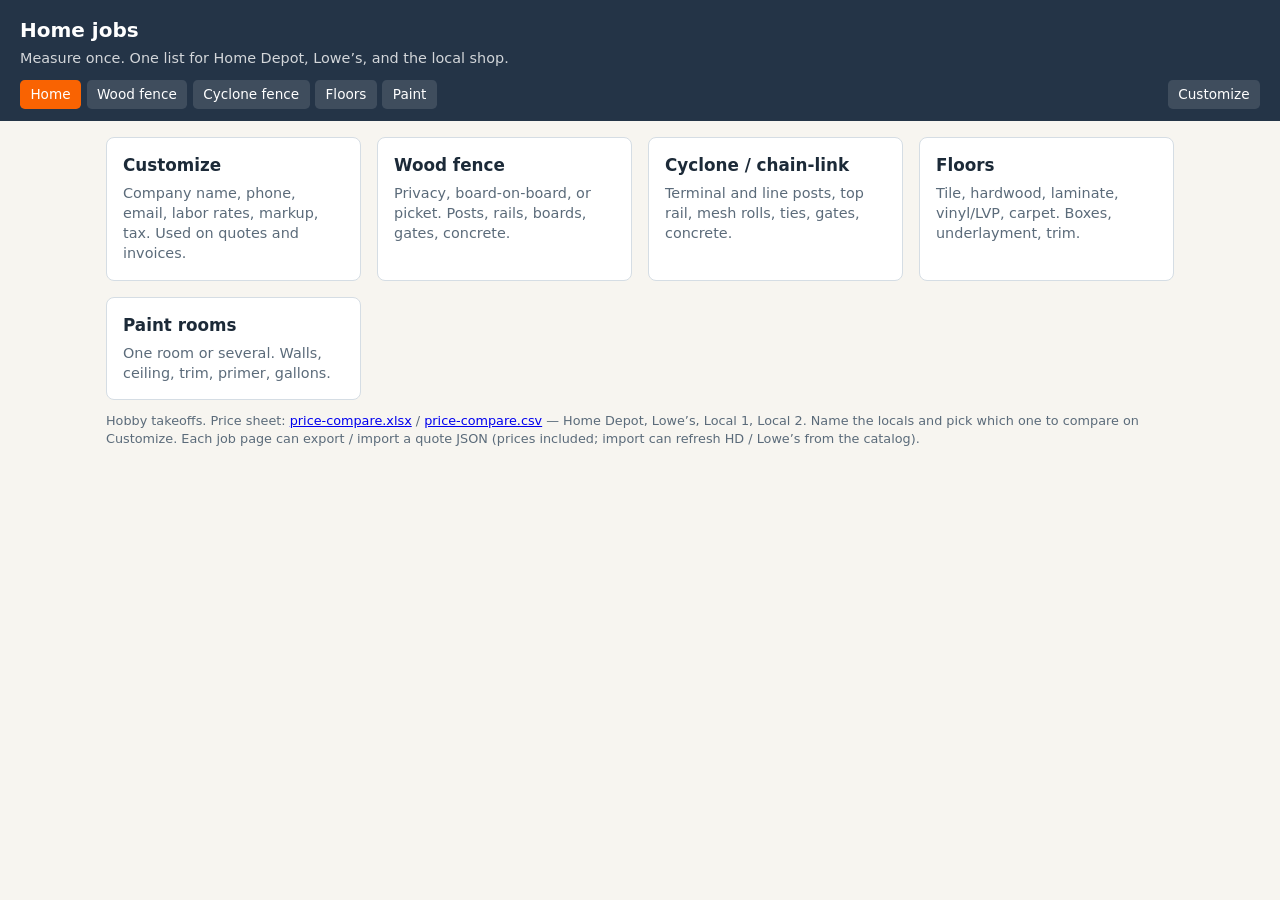
<file: index.html>
<!DOCTYPE html>
<html lang="en">
<head>
  <meta charset="utf-8">
  <meta name="viewport" content="width=device-width, initial-scale=1">
  <title>Home jobs — lists for HD, Lowe’s, local shops</title>
  <link rel="stylesheet" href="styles.css">
</head>
<body>
  <header>
    <h1>Home jobs</h1>
    <p>Measure once. One list for Home Depot, Lowe’s, and the local shop.</p>
    <nav>
      <a class="active" href="index.html">Home</a>
      <a href="fence.html">Wood fence</a>
      <a href="chainlink.html">Cyclone fence</a>
      <a href="flooring.html">Floors</a>
      <a href="paint.html">Paint</a>
      <a class="nav-end" href="shop.html">Customize</a>
    </nav>
  </header>
  <div class="wrap">
    <div class="cards">
      <a class="card" href="shop.html">
        <h2>Customize</h2>
        <p>Company name, phone, email, labor rates, markup, tax. Used on quotes and invoices.</p>
      </a>
      <a class="card" href="fence.html">
        <h2>Wood fence</h2>
        <p>Privacy, board-on-board, or picket. Posts, rails, boards, gates, concrete.</p>
      </a>
      <a class="card" href="chainlink.html">
        <h2>Cyclone / chain-link</h2>
        <p>Terminal and line posts, top rail, mesh rolls, ties, gates, concrete.</p>
      </a>
      <a class="card" href="flooring.html">
        <h2>Floors</h2>
        <p>Tile, hardwood, laminate, vinyl/LVP, carpet. Boxes, underlayment, trim.</p>
      </a>
      <a class="card" href="paint.html">
        <h2>Paint rooms</h2>
        <p>One room or several. Walls, ceiling, trim, primer, gallons.</p>
      </a>
    </div>
    <p class="hint">Hobby takeoffs. Price sheet: <a href="price-compare.xlsx">price-compare.xlsx</a> / <a href="price-compare.csv">price-compare.csv</a> — Home Depot, Lowe’s, Local 1, Local 2. Name the locals and pick which one to compare on Customize. Each job page can export / import a quote JSON (prices included; import can refresh HD / Lowe’s from the catalog).</p>
  </div>
</body>
</html>
</file>
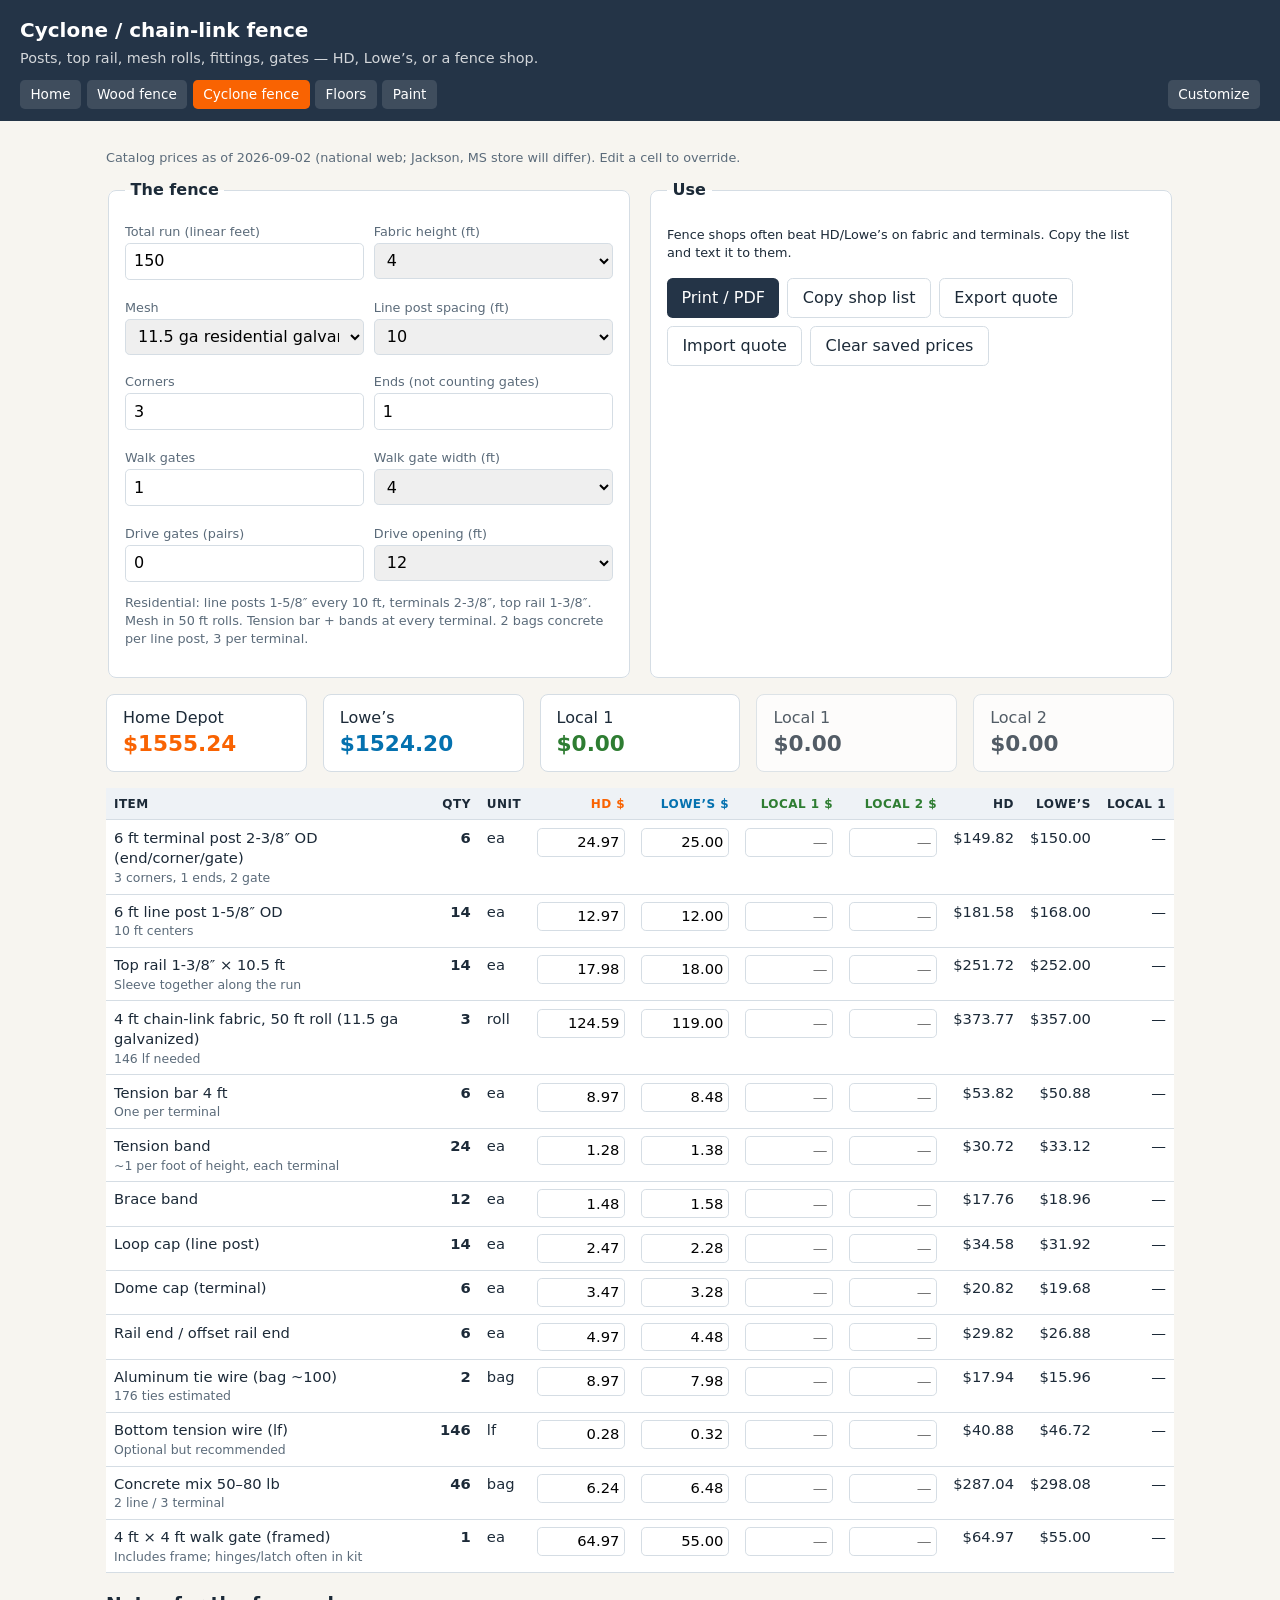
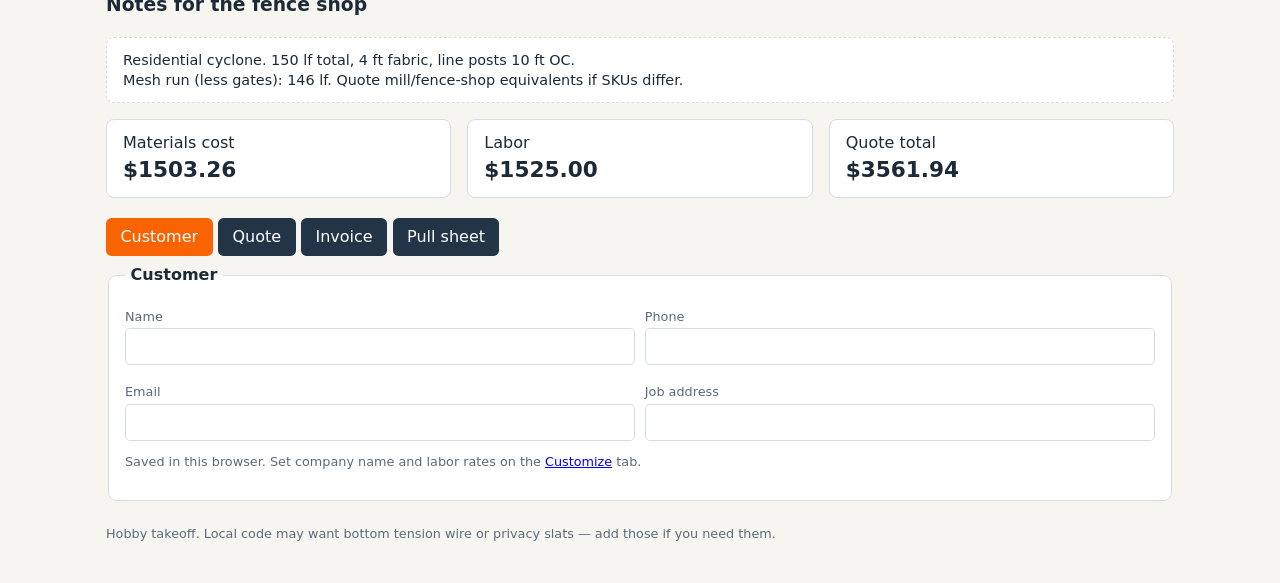
<file: chainlink.html>
<!DOCTYPE html>
<html lang="en">
<head>
  <meta charset="utf-8">
  <meta name="viewport" content="width=device-width, initial-scale=1">
  <title>Cyclone / chain-link fence</title>
  <link rel="stylesheet" href="styles.css">
</head>
<body>
  <header>
    <h1>Cyclone / chain-link fence</h1>
    <p>Posts, top rail, mesh rolls, fittings, gates — HD, Lowe’s, or a fence shop.</p>
    <nav>
      <a href="index.html">Home</a>
      <a href="fence.html">Wood fence</a>
      <a class="active" href="chainlink.html">Cyclone fence</a>
      <a href="flooring.html">Floors</a>
      <a href="paint.html">Paint</a>
      <a class="nav-end" href="shop.html">Customize</a>
    </nav>
  </header>
  <div class="wrap">
    <p class="hint" id="priceAsOf">Loading catalog prices…</p>
    <div class="grid no-print">
      <fieldset>
        <legend>The fence</legend>
        <div class="row2">
          <div>
            <label for="length">Total run (linear feet)</label>
            <input id="length" type="number" min="1" step="1" value="150">
          </div>
          <div>
            <label for="height">Fabric height (ft)</label>
            <select id="height">
              <option value="4" selected>4</option>
              <option value="5">5</option>
              <option value="6">6</option>
            </select>
          </div>
          <div>
            <label for="gauge">Mesh</label>
            <select id="gauge">
              <option value="11.5" selected>11.5 ga residential galvanized</option>
              <option value="9">9 ga heavier</option>
              <option value="vinyl">Vinyl-coated 11.5 ga</option>
            </select>
          </div>
          <div>
            <label for="spacing">Line post spacing (ft)</label>
            <select id="spacing">
              <option value="8">8</option>
              <option value="10" selected>10</option>
            </select>
          </div>
          <div>
            <label for="corners">Corners</label>
            <input id="corners" type="number" min="0" value="3">
          </div>
          <div>
            <label for="ends">Ends (not counting gates)</label>
            <input id="ends" type="number" min="0" value="1">
          </div>
          <div>
            <label for="gates">Walk gates</label>
            <input id="gates" type="number" min="0" value="1">
          </div>
          <div>
            <label for="gatew">Walk gate width (ft)</label>
            <select id="gatew">
              <option value="3">3</option>
              <option value="4" selected>4</option>
            </select>
          </div>
          <div>
            <label for="dgates">Drive gates (pairs)</label>
            <input id="dgates" type="number" min="0" value="0">
          </div>
          <div>
            <label for="dgatew">Drive opening (ft)</label>
            <select id="dgatew">
              <option value="10">10</option>
              <option value="12" selected>12</option>
              <option value="14">14</option>
            </select>
          </div>
        </div>
        <p class="hint">Residential: line posts 1-5/8″ every 10 ft, terminals 2-3/8″, top rail 1-3/8″. Mesh in 50 ft rolls. Tension bar + bands at every terminal. 2 bags concrete per line post, 3 per terminal.</p>
      </fieldset>
      <fieldset>
        <legend>Use</legend>
        <p class="hint" style="color:var(--ink)">Fence shops often beat HD/Lowe’s on fabric and terminals. Copy the list and text it to them.</p>
        <div class="actions">
          <button type="button" onclick="window.print()">Print / PDF</button>
          <button type="button" class="ghost" id="copyBtn">Copy shop list</button>
          <button type="button" class="ghost" id="exportQuote">Export quote</button>
          <button type="button" class="ghost" id="importQuote">Import quote</button>
          <input type="file" id="quoteFile" accept="application/json,.json" hidden>
          <button type="button" class="ghost" id="resetPrices">Clear saved prices</button>
        </div>
      </fieldset>
    </div>
    <div class="totals" id="totals"></div>
    <div style="overflow-x:auto;">
      <table id="list">
        <thead>
          <tr>
            <th>Item</th><th class="num">Qty</th><th>Unit</th>
            <th class="num col-hd">HD $</th><th class="num col-lw">Lowe’s $</th>
            <th class="num col-ml" id="th-l1">Local 1 $</th><th class="num col-ml" id="th-l2">Local 2 $</th>
            <th class="num">HD</th><th class="num">Lowe’s</th><th class="num" id="th-cmp">Local</th>
          </tr>
        </thead>
        <tbody></tbody>
      </table>
    </div>
    <h3>Notes for the fence shop</h3>
    <div class="notes" id="notes"></div>
    <footer>Hobby takeoff. Local code may want bottom tension wire or privacy slats — add those if you need them.</footer>
  </div>
  <script src="prices.js"></script>
  <script src="common.js"></script>
  <script src="shop.js"></script>
  <script>
    const KEY = 'chainlinkPrices.v1';
    function takeoff() {
      const length = +HJ.$('length').value;
      const height = +HJ.$('height').value;
      const spacing = +HJ.$('spacing').value;
      const corners = +HJ.$('corners').value;
      const ends = +HJ.$('ends').value;
      const gates = +HJ.$('gates').value;
      const gatew = +HJ.$('gatew').value;
      const dgates = +HJ.$('dgates').value;
      const dgatew = +HJ.$('dgatew').value;
      const gauge = HJ.$('gauge').value;
      const gateOpen = gates * gatew + dgates * dgatew;
      const run = Math.max(0, length - gateOpen);
      const terminals = corners + ends + gates * 2 + dgates * 2;
      const linePosts = Math.max(0, HJ.ceil(run / spacing) - 1);
      const meshLf = HJ.ceil(run);
      const rolls = HJ.ceil(meshLf / 50);
      const topRail = HJ.ceil(run / 10.5); // 10.5 ft sticks typical
      const ties = HJ.ceil(run * (height >= 6 ? 1.5 : 1.2));
      const meshLabel = height + ' ft chain-link fabric, 50 ft roll (' +
        (gauge === 'vinyl' ? 'vinyl-coated 11.5 ga' : gauge + ' ga galvanized') + ')';
      const items = [
        { id: 'term', name: (height + 2) + ' ft terminal post 2-3/8″ OD (end/corner/gate)', qty: terminals, unit: 'ea', note: corners + ' corners, ' + ends + ' ends, ' + (gates * 2 + dgates * 2) + ' gate' },
        { id: 'line', name: (height + 2) + ' ft line post 1-5/8″ OD', qty: linePosts, unit: 'ea', note: spacing + ' ft centers' },
        { id: 'rail', name: 'Top rail 1-3/8″ × 10.5 ft', qty: topRail, unit: 'ea', note: 'Sleeve together along the run' },
        { id: 'mesh', name: meshLabel, qty: rolls, unit: 'roll', note: meshLf + ' lf needed' },
        { id: 'bar', name: 'Tension bar ' + height + ' ft', qty: terminals, unit: 'ea', note: 'One per terminal' },
        { id: 'band', name: 'Tension band', qty: terminals * Math.max(3, height), unit: 'ea', note: '~1 per foot of height, each terminal' },
        { id: 'brace', name: 'Brace band', qty: terminals * 2, unit: 'ea', note: '' },
        { id: 'capl', name: 'Loop cap (line post)', qty: linePosts, unit: 'ea', note: '' },
        { id: 'capt', name: 'Dome cap (terminal)', qty: terminals, unit: 'ea', note: '' },
        { id: 'rend', name: 'Rail end / offset rail end', qty: terminals, unit: 'ea', note: '' },
        { id: 'tie', name: 'Aluminum tie wire (bag ~100)', qty: HJ.ceil(ties / 100), unit: 'bag', note: ties + ' ties estimated' },
        { id: 'wire', name: 'Bottom tension wire (lf)', qty: HJ.ceil(run), unit: 'lf', note: 'Optional but recommended' },
        { id: 'conc', name: 'Concrete mix 50–80 lb', qty: linePosts * 2 + terminals * 3, unit: 'bag', note: '2 line / 3 terminal' },
        { id: 'wgate', name: height + ' ft × ' + gatew + ' ft walk gate (framed)', qty: gates, unit: 'ea', note: 'Includes frame; hinges/latch often in kit' },
        { id: 'dgate', name: height + ' ft × ' + dgatew + ' ft double drive gate', qty: dgates, unit: 'ea', note: 'Pair' }
      ].filter(function (it) { return it.qty > 0; });
      const notes = 'Residential cyclone. ' + length + ' lf total, ' + height + ' ft fabric, line posts ' + spacing + ' ft OC.\nMesh run (less gates): ' + run + ' lf. Quote mill/fence-shop equivalents if SKUs differ.';
      const labor = [
        { name: 'Install chain-link fence', qty: run, unit: 'lf', rate: HJ.rate('chainLf') },
        { name: 'Hang chain-link gate', qty: gates + dgates, unit: 'ea', rate: HJ.rate('chainGate') }
      ];
      return { items, notes, labor };
    }
    function rebuild() {
      const t = takeoff();
      HJ.renderTable(t.items, KEY, t.notes);
      HJ.setJob({ title: 'Cyclone / chain-link fence', items: t.items, labor: t.labor, notes: t.notes, priceKey: KEY });
    }
    window.rebuild = rebuild;
    ['length','height','gauge','spacing','corners','ends','gates','gatew','dgates','dgatew'].forEach(function (id) {
      HJ.$(id).addEventListener('input', rebuild);
      HJ.$(id).addEventListener('change', rebuild);
    });
    HJ.wireCopy('copyBtn', function () { const t = takeoff(); return HJ.millText('CYCLONE FENCE — local quote', t.items, t.notes); });
    HJ.wireReset('resetPrices', KEY, rebuild);
    HJ.wireQuoteIO({
      page: 'chainlink.html', priceKey: KEY, title: 'Cyclone fence',
      inputIds: ['length','height','gauge','spacing','corners','ends','gates','gatew','dgates','dgatew'],
      rebuild: rebuild
    });
    HJ.mountDocs();
    HJ.loadCatalog(rebuild);
  </script>
</body>
</html>
</file>
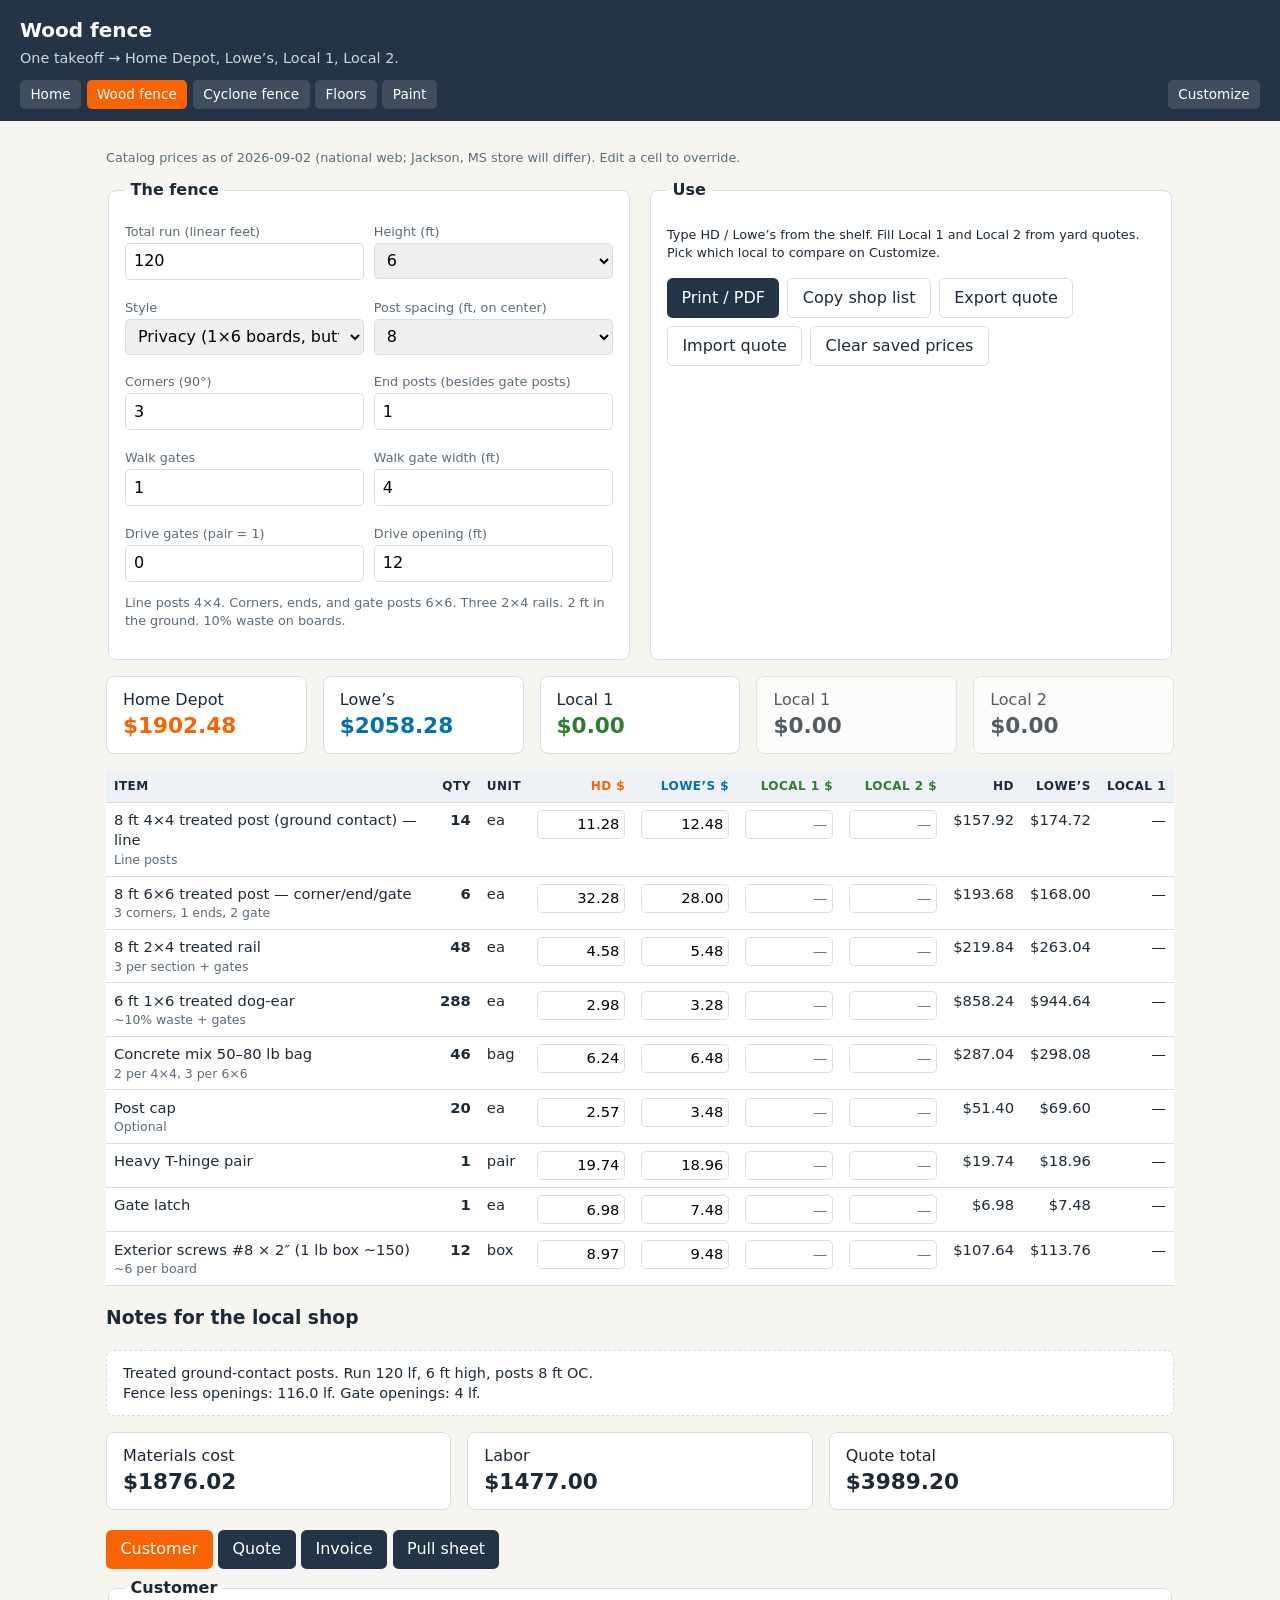
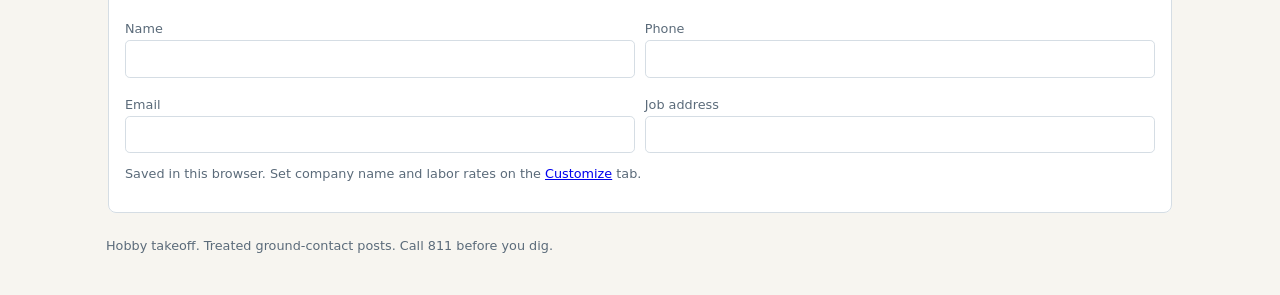
<file: fence.html>
<!DOCTYPE html>
<html lang="en">
<head>
  <meta charset="utf-8">
  <meta name="viewport" content="width=device-width, initial-scale=1">
  <title>Wood fence list</title>
  <link rel="stylesheet" href="styles.css">
</head>
<body>
  <header>
    <h1>Wood fence</h1>
    <p>One takeoff → Home Depot, Lowe’s, Local 1, Local 2.</p>
    <nav>
      <a href="index.html">Home</a>
      <a class="active" href="fence.html">Wood fence</a>
      <a href="chainlink.html">Cyclone fence</a>
      <a href="flooring.html">Floors</a>
      <a href="paint.html">Paint</a>
      <a class="nav-end" href="shop.html">Customize</a>
    </nav>
  </header>
  <div class="wrap">
    <p class="hint" id="priceAsOf">Loading catalog prices…</p>
    <div class="grid no-print">
      <fieldset>
        <legend>The fence</legend>
        <div class="row2">
          <div>
            <label for="length">Total run (linear feet)</label>
            <input id="length" type="number" min="1" step="0.5" value="120">
          </div>
          <div>
            <label for="height">Height (ft)</label>
            <select id="height">
              <option value="4">4</option>
              <option value="5">5</option>
              <option value="6" selected>6</option>
              <option value="8">8</option>
            </select>
          </div>
          <div>
            <label for="style">Style</label>
            <select id="style">
              <option value="privacy" selected>Privacy (1×6 boards, butted)</option>
              <option value="boardboard">Board-on-board (overlap)</option>
              <option value="picket">Picket (3½″ pickets, 2″ gap)</option>
            </select>
          </div>
          <div>
            <label for="spacing">Post spacing (ft, on center)</label>
            <select id="spacing">
              <option value="6">6</option>
              <option value="8" selected>8</option>
            </select>
          </div>
          <div>
            <label for="corners">Corners (90°)</label>
            <input id="corners" type="number" min="0" step="1" value="3">
          </div>
          <div>
            <label for="ends">End posts (besides gate posts)</label>
            <input id="ends" type="number" min="0" step="1" value="1">
          </div>
          <div>
            <label for="gates">Walk gates</label>
            <input id="gates" type="number" min="0" step="1" value="1">
          </div>
          <div>
            <label for="gatew">Walk gate width (ft)</label>
            <input id="gatew" type="number" min="3" step="0.5" value="4">
          </div>
          <div>
            <label for="dgates">Drive gates (pair = 1)</label>
            <input id="dgates" type="number" min="0" step="1" value="0">
          </div>
          <div>
            <label for="dgatew">Drive opening (ft)</label>
            <input id="dgatew" type="number" min="8" step="1" value="12">
          </div>
        </div>
        <p class="hint">Line posts 4×4. Corners, ends, and gate posts 6×6. Three 2×4 rails. 2 ft in the ground. 10% waste on boards.</p>
      </fieldset>
      <fieldset>
        <legend>Use</legend>
        <p class="hint" style="color:var(--ink)">Type HD / Lowe’s from the shelf. Fill Local 1 and Local 2 from yard quotes. Pick which local to compare on Customize.</p>
        <div class="actions">
          <button type="button" onclick="window.print()">Print / PDF</button>
          <button type="button" class="ghost" id="copyBtn">Copy shop list</button>
          <button type="button" class="ghost" id="exportQuote">Export quote</button>
          <button type="button" class="ghost" id="importQuote">Import quote</button>
          <input type="file" id="quoteFile" accept="application/json,.json" hidden>
          <button type="button" class="ghost" id="resetPrices">Clear saved prices</button>
        </div>
      </fieldset>
    </div>
    <div class="totals" id="totals"></div>
    <div style="overflow-x:auto;">
      <table id="list">
        <thead>
          <tr>
            <th>Item</th><th class="num">Qty</th><th>Unit</th>
            <th class="num col-hd">HD $</th><th class="num col-lw">Lowe’s $</th>
            <th class="num col-ml" id="th-l1">Local 1 $</th><th class="num col-ml" id="th-l2">Local 2 $</th>
            <th class="num">HD</th><th class="num">Lowe’s</th><th class="num" id="th-cmp">Local</th>
          </tr>
        </thead>
        <tbody></tbody>
      </table>
    </div>
    <h3>Notes for the local shop</h3>
    <div class="notes" id="notes"></div>
    <footer>Hobby takeoff. Treated ground-contact posts. Call 811 before you dig.</footer>
  </div>
  <script src="prices.js"></script>
  <script src="common.js"></script>
  <script src="shop.js"></script>
  <script>
    const KEY = 'fencePrices.v1';
    function takeoff() {
      const length = HJ.$('length').value * 1;
      const height = HJ.$('height').value * 1;
      const spacing = HJ.$('spacing').value * 1;
      const corners = HJ.$('corners').value * 1;
      const ends = HJ.$('ends').value * 1;
      const gates = HJ.$('gates').value * 1;
      const gatew = HJ.$('gatew').value * 1;
      const dgates = HJ.$('dgates').value * 1;
      const dgatew = HJ.$('dgatew').value * 1;
      const style = HJ.$('style').value;
      const gateOpen = gates * gatew + dgates * dgatew;
      const fenceRun = Math.max(0, length - gateOpen);
      const linePosts = Math.max(0, HJ.ceil(fenceRun / spacing) - 1);
      const gatePosts = gates * 2 + dgates * 2;
      const post6 = corners + ends + gatePosts;
      const post4 = linePosts;
      const sections = Math.max(0, HJ.ceil(fenceRun / spacing));
      const rails = sections * 3 + (gates + dgates * 2) * 3;
      const waste = 1.10;
      const cover = style === 'boardboard' ? 4.5 : 5.5;
      const boards = HJ.ceil((fenceRun + gateOpen) * 12 / cover * waste);
      const boardName = style === 'picket'
        ? height + ' ft 1×4 pickets'
        : height + ' ft 1×6 treated' + (style === 'boardboard' ? ' (board-on-board)' : ' dog-ear');
      const items = [
        { id: 'p4', name: (height + 2) + ' ft 4×4 treated post (ground contact) — line', qty: post4, unit: 'ea', note: 'Line posts' },
        { id: 'p6', name: (height + 2) + ' ft 6×6 treated post — corner/end/gate', qty: post6, unit: 'ea', note: corners + ' corners, ' + ends + ' ends, ' + gatePosts + ' gate' },
        { id: 'rail', name: spacing + ' ft 2×4 treated rail', qty: rails, unit: 'ea', note: '3 per section + gates' },
        { id: 'board', name: boardName, qty: boards, unit: 'ea', note: '~10% waste + gates' },
        { id: 'conc', name: 'Concrete mix 50–80 lb bag', qty: post4 * 2 + post6 * 3, unit: 'bag', note: '2 per 4×4, 3 per 6×6' },
        { id: 'cap', name: 'Post cap', qty: post4 + post6, unit: 'ea', note: 'Optional' },
        { id: 'hinge', name: 'Heavy T-hinge pair', qty: gates + dgates * 2, unit: 'pair', note: '' },
        { id: 'latch', name: 'Gate latch', qty: gates + dgates, unit: 'ea', note: '' },
        { id: 'drop', name: 'Cane bolt / drop rod', qty: dgates, unit: 'ea', note: 'Drive gate' },
        { id: 'screws', name: 'Exterior screws #8 × 2″ (1 lb box ~150)', qty: HJ.ceil(boards * 6 / 150), unit: 'box', note: '~6 per board' }
      ].filter(function (it) { return it.qty > 0; });
      const notes = 'Treated ground-contact posts. Run ' + length + ' lf, ' + height + ' ft high, posts ' + spacing + ' ft OC.\nFence less openings: ' + fenceRun.toFixed(1) + ' lf. Gate openings: ' + gateOpen + ' lf.';
      const labor = [
        { name: 'Install wood fence', qty: +fenceRun.toFixed(1), unit: 'lf', rate: HJ.rate('fenceLf') },
        { name: 'Hang wood gate', qty: gates + dgates, unit: 'ea', rate: HJ.rate('fenceGate') }
      ];
      return { items, notes, labor };
    }
    function rebuild() {
      const t = takeoff();
      HJ.renderTable(t.items, KEY, t.notes);
      HJ.setJob({ title: 'Wood fence', items: t.items, labor: t.labor, notes: t.notes, priceKey: KEY });
    }
    window.rebuild = rebuild;
    ['length','height','style','spacing','corners','ends','gates','gatew','dgates','dgatew'].forEach(function (id) {
      HJ.$(id).addEventListener('input', rebuild);
      HJ.$(id).addEventListener('change', rebuild);
    });
    HJ.wireCopy('copyBtn', function () { const t = takeoff(); return HJ.millText('WOOD FENCE — local quote', t.items, t.notes); });
    HJ.wireReset('resetPrices', KEY, rebuild);
    HJ.wireQuoteIO({
      page: 'fence.html', priceKey: KEY, title: 'Wood fence',
      inputIds: ['length','height','style','spacing','corners','ends','gates','gatew','dgates','dgatew'],
      rebuild: rebuild
    });
    HJ.mountDocs();
    HJ.loadCatalog(rebuild);
  </script>
</body>
</html>
</file>
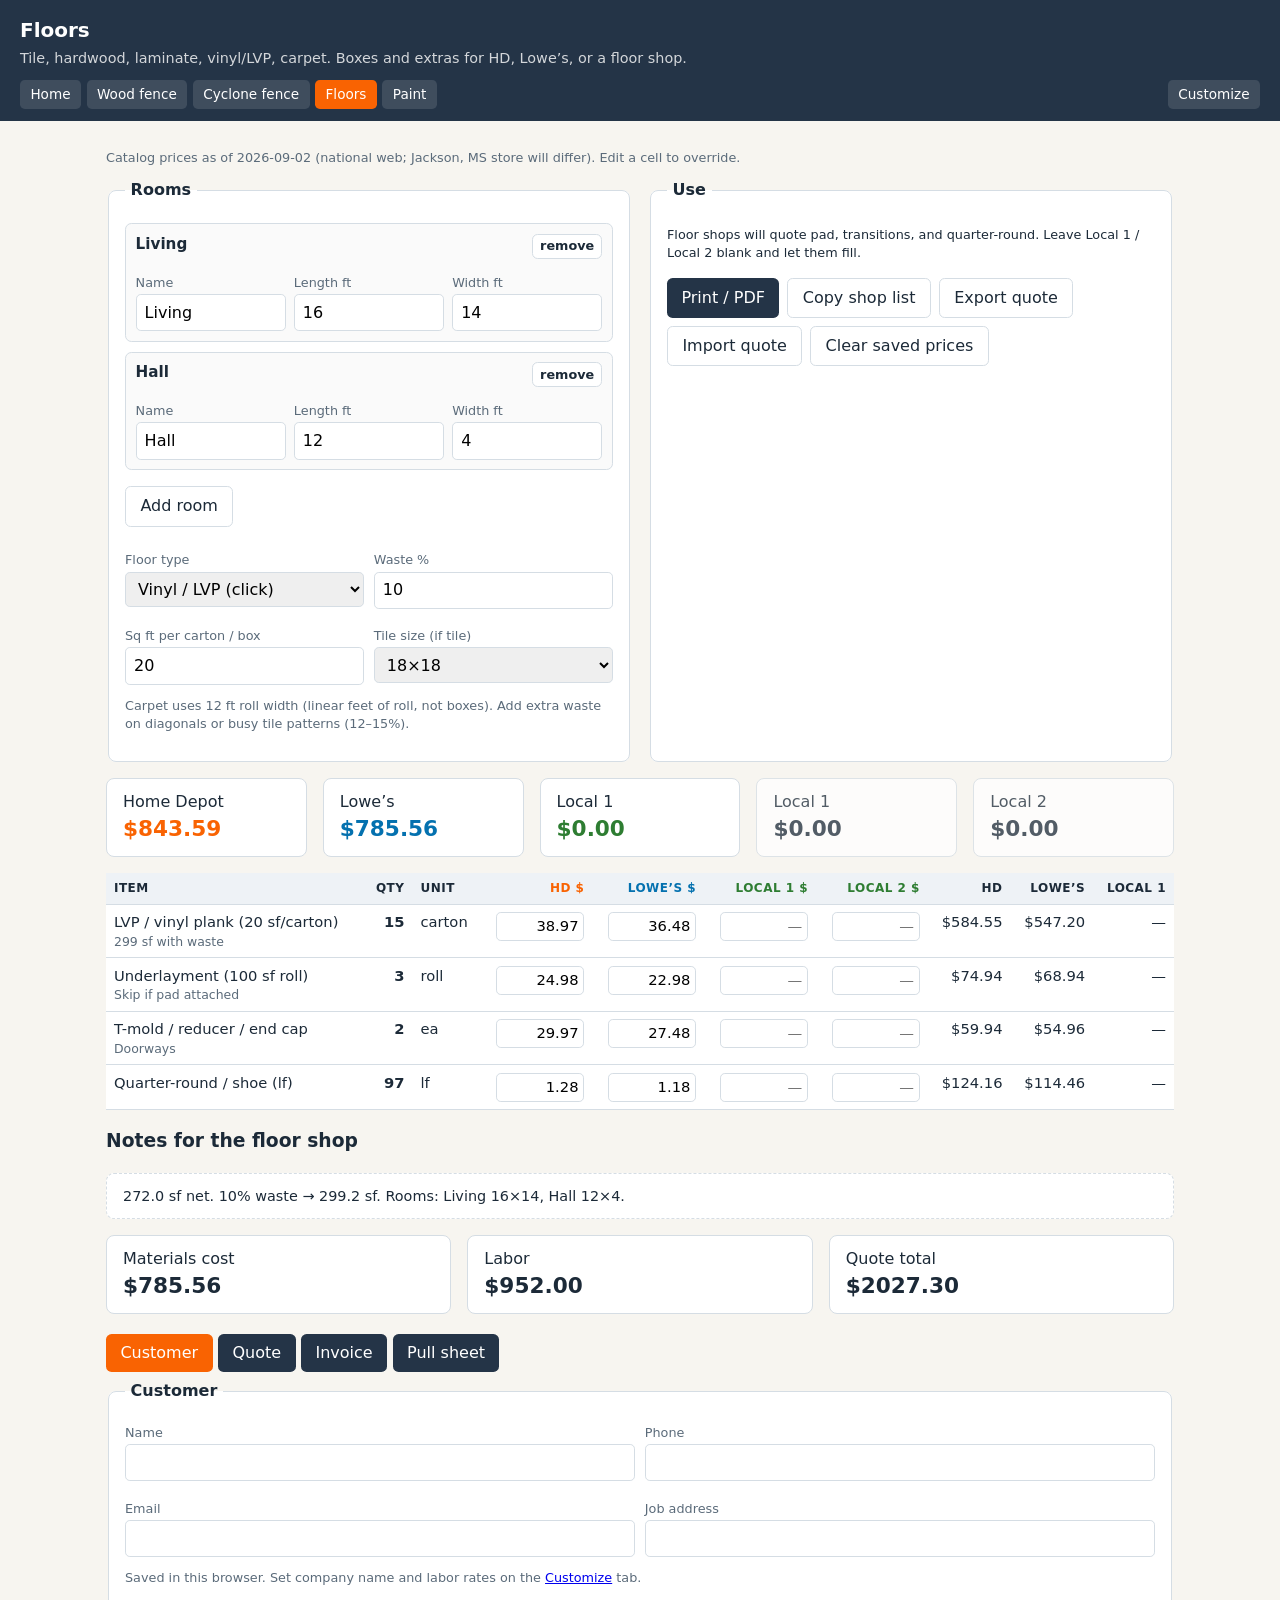
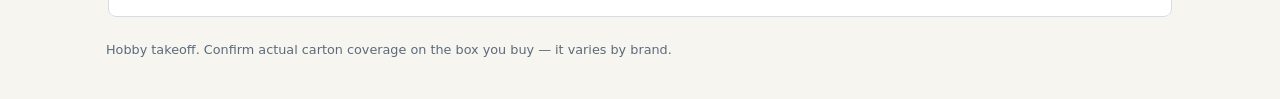
<file: flooring.html>
<!DOCTYPE html>
<html lang="en">
<head>
  <meta charset="utf-8">
  <meta name="viewport" content="width=device-width, initial-scale=1">
  <title>Floors — tile, hardwood, laminate, carpet</title>
  <link rel="stylesheet" href="styles.css">
</head>
<body>
  <header>
    <h1>Floors</h1>
    <p>Tile, hardwood, laminate, vinyl/LVP, carpet. Boxes and extras for HD, Lowe’s, or a floor shop.</p>
    <nav>
      <a href="index.html">Home</a>
      <a href="fence.html">Wood fence</a>
      <a href="chainlink.html">Cyclone fence</a>
      <a class="active" href="flooring.html">Floors</a>
      <a href="paint.html">Paint</a>
      <a class="nav-end" href="shop.html">Customize</a>
    </nav>
  </header>
  <div class="wrap">
    <p class="hint" id="priceAsOf">Loading catalog prices…</p>
    <div class="grid no-print">
      <fieldset>
        <legend>Rooms</legend>
        <div id="rooms"></div>
        <div class="actions">
          <button type="button" class="ghost" id="addRoom">Add room</button>
        </div>
        <div class="row2">
          <div>
            <label for="kind">Floor type</label>
            <select id="kind">
              <option value="lvp">Vinyl / LVP (click)</option>
              <option value="laminate">Laminate</option>
              <option value="hardwood">Hardwood (solid / eng.)</option>
              <option value="tile">Ceramic / porcelain tile</option>
              <option value="carpet">Carpet + pad</option>
            </select>
          </div>
          <div>
            <label for="waste">Waste %</label>
            <input id="waste" type="number" min="5" max="20" value="10">
          </div>
          <div>
            <label for="boxsf">Sq ft per carton / box</label>
            <input id="boxsf" type="number" min="1" step="0.1" value="20">
          </div>
          <div>
            <label for="tilesf">Tile size (if tile)</label>
            <select id="tilesf">
              <option value="1">12×12 (1 sf each)</option>
              <option value="1.78">16×16</option>
              <option value="2.25" selected>18×18</option>
              <option value="4">12×24</option>
              <option value="2.25b">6×24</option>
            </select>
          </div>
        </div>
        <p class="hint">Carpet uses 12 ft roll width (linear feet of roll, not boxes). Add extra waste on diagonals or busy tile patterns (12–15%).</p>
      </fieldset>
      <fieldset>
        <legend>Use</legend>
        <p class="hint" style="color:var(--ink)">Floor shops will quote pad, transitions, and quarter-round. Leave Local 1 / Local 2 blank and let them fill.</p>
        <div class="actions">
          <button type="button" onclick="window.print()">Print / PDF</button>
          <button type="button" class="ghost" id="copyBtn">Copy shop list</button>
          <button type="button" class="ghost" id="exportQuote">Export quote</button>
          <button type="button" class="ghost" id="importQuote">Import quote</button>
          <input type="file" id="quoteFile" accept="application/json,.json" hidden>
          <button type="button" class="ghost" id="resetPrices">Clear saved prices</button>
        </div>
      </fieldset>
    </div>
    <div class="totals" id="totals"></div>
    <div style="overflow-x:auto;">
      <table id="list">
        <thead>
          <tr>
            <th>Item</th><th class="num">Qty</th><th>Unit</th>
            <th class="num col-hd">HD $</th><th class="num col-lw">Lowe’s $</th>
            <th class="num col-ml" id="th-l1">Local 1 $</th><th class="num col-ml" id="th-l2">Local 2 $</th>
            <th class="num">HD</th><th class="num">Lowe’s</th><th class="num" id="th-cmp">Local</th>
          </tr>
        </thead>
        <tbody></tbody>
      </table>
    </div>
    <h3>Notes for the floor shop</h3>
    <div class="notes" id="notes"></div>
    <footer>Hobby takeoff. Confirm actual carton coverage on the box you buy — it varies by brand.</footer>
  </div>
  <script src="prices.js"></script>
  <script src="common.js"></script>
  <script src="shop.js"></script>
  <script>
    const KEY = 'floorPrices.v1';
    let rooms = [
      { name: 'Living', l: 16, w: 14 },
      { name: 'Hall', l: 12, w: 4 }
    ];

    function roomSf() {
      return rooms.reduce(function (s, r) { return s + (r.l * r.w); }, 0);
    }

    function drawRooms() {
      const box = HJ.$('rooms');
      box.innerHTML = '';
      rooms.forEach(function (r, i) {
        const d = document.createElement('div');
        d.className = 'room';
        d.innerHTML =
          '<h3>' + (r.name || ('Room ' + (i + 1))) + ' <button type="button" class="ghost" data-del="' + i + '" style="padding:.15rem .45rem;font-size:.8rem;">remove</button></h3>' +
          '<div class="row3">' +
          '<div><label>Name</label><input data-f="name" data-i="' + i + '" value="' + (r.name || '') + '"></div>' +
          '<div><label>Length ft</label><input type="number" step="0.1" data-f="l" data-i="' + i + '" value="' + r.l + '"></div>' +
          '<div><label>Width ft</label><input type="number" step="0.1" data-f="w" data-i="' + i + '" value="' + r.w + '"></div>' +
          '</div>';
        box.appendChild(d);
      });
      box.querySelectorAll('input').forEach(function (inp) {
        inp.addEventListener('input', function () {
          const i = +inp.dataset.i;
          const f = inp.dataset.f;
          rooms[i][f] = (f === 'name') ? inp.value : parseFloat(inp.value) || 0;
          rebuild();
        });
      });
      box.querySelectorAll('[data-del]').forEach(function (btn) {
        btn.addEventListener('click', function () {
          rooms.splice(+btn.dataset.del, 1);
          if (!rooms.length) rooms.push({ name: 'Room', l: 12, w: 12 });
          drawRooms();
          rebuild();
        });
      });
    }

    function takeoff() {
      const kind = HJ.$('kind').value;
      const wastePct = (+HJ.$('waste').value || 10) / 100;
      const boxsf = +HJ.$('boxsf').value || 20;
      const net = roomSf();
      const withWaste = net * (1 + wastePct);
      const roomList = rooms.map(function (r) { return r.name + ' ' + r.l + '×' + r.w; }).join(', ');
      let items = [];
      let notes = net.toFixed(1) + ' sf net. ' + (wastePct * 100) + '% waste → ' + withWaste.toFixed(1) + ' sf. Rooms: ' + roomList + '.';

      if (kind === 'carpet') {
        const rollW = 12;
        const lf = HJ.ceil(withWaste / rollW);
        items = [
          { id: 'carp', name: 'Carpet (12 ft roll)', qty: lf, unit: 'lf', note: withWaste.toFixed(0) + ' sf; ask shop to seam' },
          { id: 'pad', name: 'Carpet pad (12 ft)', qty: lf, unit: 'lf', note: 'Match roll length' },
          { id: 'tack', name: 'Tack strip (linear ft of perimeter, rough)', qty: HJ.ceil(rooms.reduce(function (s, r) { return s + 2 * (r.l + r.w); }, 0)), unit: 'lf', note: '' },
          { id: 'trans', name: 'Transition / Z-bar / binder bar', qty: Math.max(1, rooms.length), unit: 'ea', note: 'Doorways' }
        ];
        notes += '\nCarpet billed in linear feet of 12 ft goods.';
      } else if (kind === 'tile') {
        const boxes = HJ.ceil(withWaste / boxsf);
        const bagsThin = HJ.ceil(withWaste / 50);
        const grout = HJ.ceil(withWaste / 100);
        items = [
          { id: 'tile', name: 'Tile (' + boxsf + ' sf/carton)', qty: boxes, unit: 'carton', note: withWaste.toFixed(0) + ' sf with waste' },
          { id: 'thin', name: 'Thinset / mortar 50 lb', qty: bagsThin, unit: 'bag', note: '~50 sf/bag on floors — check bag' },
          { id: 'grout', name: 'Sanded grout 25 lb', qty: grout, unit: 'bag', note: 'Depends on joint size' },
          { id: 'spac', name: 'Tile spacers bag', qty: 1, unit: 'bag', note: '' },
          { id: 'uw', name: 'Uncoupling / cement board (sheets 3×5 = 15 sf)', qty: HJ.ceil(net / 15), unit: 'sheet', note: 'If no existing backer' },
          { id: 'trans', name: 'Schluter / threshold', qty: Math.max(1, rooms.length), unit: 'ea', note: 'Doorways' },
          { id: 'base', name: 'Base / shoe (lf perimeter)', qty: HJ.ceil(rooms.reduce(function (s, r) { return s + 2 * (r.l + r.w); }, 0) * 1.05), unit: 'lf', note: '' }
        ];
      } else {
        const boxes = HJ.ceil(withWaste / boxsf);
        const kindName = { lvp: 'LVP / vinyl plank', laminate: 'Laminate', hardwood: 'Hardwood' }[kind];
        items = [
          { id: 'flr', name: kindName + ' (' + boxsf + ' sf/carton)', qty: boxes, unit: 'carton', note: withWaste.toFixed(0) + ' sf with waste' },
          { id: 'pad', name: 'Underlayment (100 sf roll)', qty: kind === 'hardwood' ? 0 : HJ.ceil(net / 100), unit: 'roll', note: kind === 'lvp' ? 'Skip if pad attached' : '' },
          { id: 'trans', name: 'T-mold / reducer / end cap', qty: Math.max(1, rooms.length), unit: 'ea', note: 'Doorways' },
          { id: 'qtr', name: 'Quarter-round / shoe (lf)', qty: HJ.ceil(rooms.reduce(function (s, r) { return s + 2 * (r.l + r.w); }, 0) * 1.05), unit: 'lf', note: '' },
          { id: 'glue', name: kind === 'hardwood' ? 'Wood adhesive / nails' : 'Optional glue (if not click)', qty: kind === 'hardwood' ? HJ.ceil(withWaste / 80) : 0, unit: kind === 'hardwood' ? 'tube/box' : 'ea', note: '' }
        ].filter(function (it) { return it.qty > 0; });
      }
      const kindName = { lvp: 'LVP', laminate: 'laminate', hardwood: 'hardwood', tile: 'tile', carpet: 'carpet' }[kind] || kind;
      const rateKey = kind === 'tile' ? 'tileSf' : (kind === 'carpet' ? 'carpetSf' : 'floorSf');
      const labor = [
        { name: 'Install ' + kindName, qty: +net.toFixed(1), unit: 'sf', rate: HJ.rate(rateKey) }
      ];
      return { items, notes, labor };
    }

    function rebuild() {
      const t = takeoff();
      HJ.renderTable(t.items, KEY, t.notes);
      HJ.setJob({ title: 'Flooring', items: t.items, labor: t.labor, notes: t.notes, priceKey: KEY });
    }
    window.rebuild = rebuild;

    HJ.$('addRoom').addEventListener('click', function () {
      rooms.push({ name: 'Room ' + (rooms.length + 1), l: 12, w: 10 });
      drawRooms();
      rebuild();
    });
    ['kind','waste','boxsf','tilesf'].forEach(function (id) {
      HJ.$(id).addEventListener('input', rebuild);
      HJ.$(id).addEventListener('change', rebuild);
    });
    HJ.wireCopy('copyBtn', function () { const t = takeoff(); return HJ.millText('FLOORING — local quote', t.items, t.notes); });
    HJ.wireReset('resetPrices', KEY, rebuild);
    HJ.wireQuoteIO({
      page: 'flooring.html', priceKey: KEY, title: 'Flooring',
      inputIds: ['kind','waste','boxsf','tilesf'],
      getExtra: function () { return { rooms: rooms }; },
      setExtra: function (x) { if (x && x.rooms) { rooms = x.rooms; drawRooms(); } },
      rebuild: rebuild
    });
    HJ.mountDocs();
    drawRooms();
    HJ.loadCatalog(rebuild);
  </script>
</body>
</html>
</file>
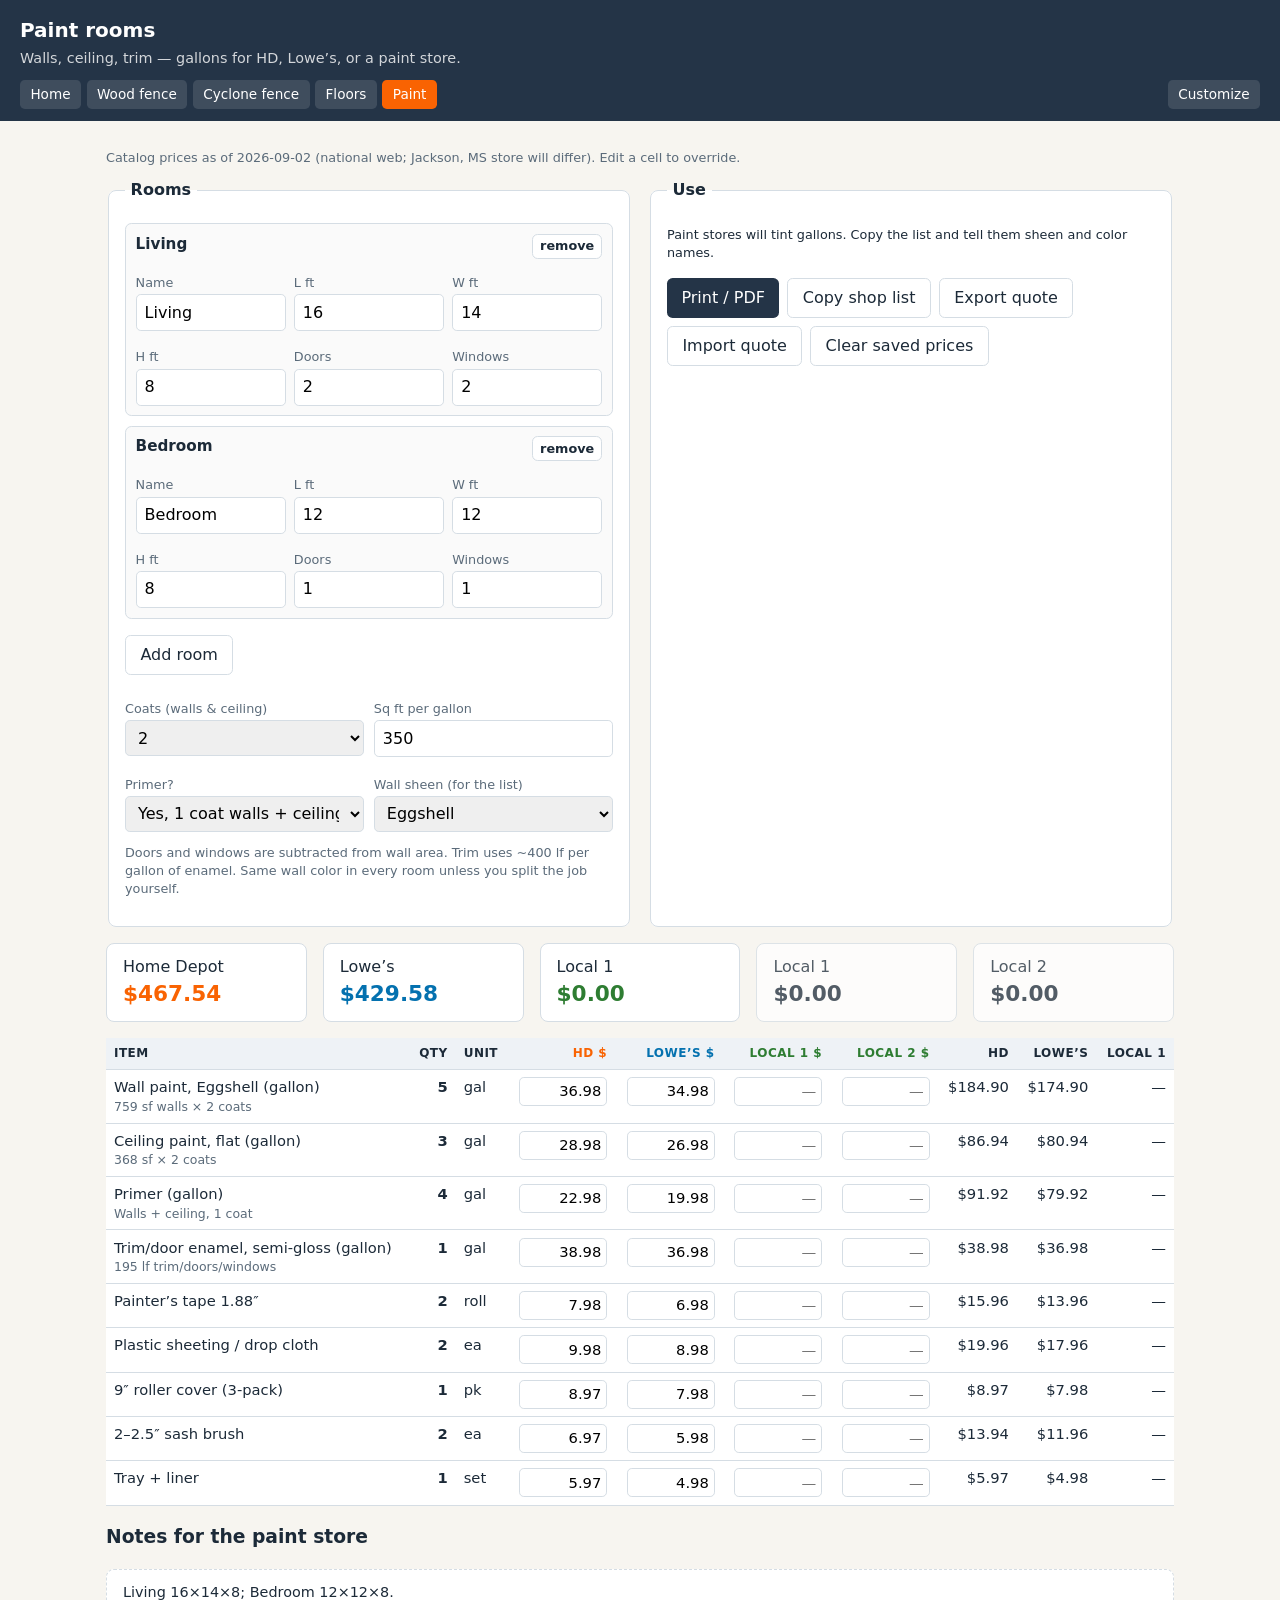
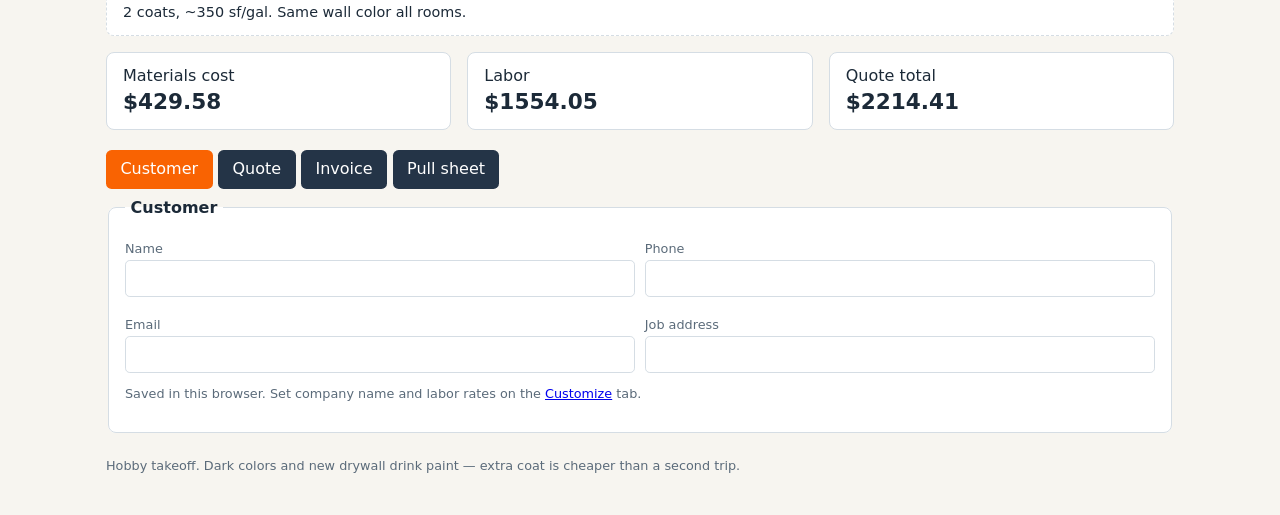
<file: paint.html>
<!DOCTYPE html>
<html lang="en">
<head>
  <meta charset="utf-8">
  <meta name="viewport" content="width=device-width, initial-scale=1">
  <title>Paint rooms</title>
  <link rel="stylesheet" href="styles.css">
</head>
<body>
  <header>
    <h1>Paint rooms</h1>
    <p>Walls, ceiling, trim — gallons for HD, Lowe’s, or a paint store.</p>
    <nav>
      <a href="index.html">Home</a>
      <a href="fence.html">Wood fence</a>
      <a href="chainlink.html">Cyclone fence</a>
      <a href="flooring.html">Floors</a>
      <a class="active" href="paint.html">Paint</a>
      <a class="nav-end" href="shop.html">Customize</a>
    </nav>
  </header>
  <div class="wrap">
    <p class="hint" id="priceAsOf">Loading catalog prices…</p>
    <div class="grid no-print">
      <fieldset>
        <legend>Rooms</legend>
        <div id="rooms"></div>
        <div class="actions">
          <button type="button" class="ghost" id="addRoom">Add room</button>
        </div>
        <div class="row2">
          <div>
            <label for="coats">Coats (walls &amp; ceiling)</label>
            <select id="coats">
              <option value="1">1</option>
              <option value="2" selected>2</option>
              <option value="3">3</option>
            </select>
          </div>
          <div>
            <label for="cover">Sq ft per gallon</label>
            <input id="cover" type="number" value="350">
          </div>
          <div>
            <label for="primer">Primer?</label>
            <select id="primer">
              <option value="0">No</option>
              <option value="1" selected>Yes, 1 coat walls + ceiling</option>
            </select>
          </div>
          <div>
            <label for="sheen">Wall sheen (for the list)</label>
            <select id="sheen">
              <option>Eggshell</option>
              <option>Satin</option>
              <option>Flat</option>
              <option>Semi-gloss</option>
            </select>
          </div>
        </div>
        <p class="hint">Doors and windows are subtracted from wall area. Trim uses ~400 lf per gallon of enamel. Same wall color in every room unless you split the job yourself.</p>
      </fieldset>
      <fieldset>
        <legend>Use</legend>
        <p class="hint" style="color:var(--ink)">Paint stores will tint gallons. Copy the list and tell them sheen and color names.</p>
        <div class="actions">
          <button type="button" onclick="window.print()">Print / PDF</button>
          <button type="button" class="ghost" id="copyBtn">Copy shop list</button>
          <button type="button" class="ghost" id="exportQuote">Export quote</button>
          <button type="button" class="ghost" id="importQuote">Import quote</button>
          <input type="file" id="quoteFile" accept="application/json,.json" hidden>
          <button type="button" class="ghost" id="resetPrices">Clear saved prices</button>
        </div>
      </fieldset>
    </div>
    <div class="totals" id="totals"></div>
    <div style="overflow-x:auto;">
      <table id="list">
        <thead>
          <tr>
            <th>Item</th><th class="num">Qty</th><th>Unit</th>
            <th class="num col-hd">HD $</th><th class="num col-lw">Lowe’s $</th>
            <th class="num col-ml" id="th-l1">Local 1 $</th><th class="num col-ml" id="th-l2">Local 2 $</th>
            <th class="num">HD</th><th class="num">Lowe’s</th><th class="num" id="th-cmp">Local</th>
          </tr>
        </thead>
        <tbody></tbody>
      </table>
    </div>
    <h3>Notes for the paint store</h3>
    <div class="notes" id="notes"></div>
    <footer>Hobby takeoff. Dark colors and new drywall drink paint — extra coat is cheaper than a second trip.</footer>
  </div>
  <script src="prices.js"></script>
  <script src="common.js"></script>
  <script src="shop.js"></script>
  <script>
    const KEY = 'paintPrices.v1';
    let rooms = [
      { name: 'Living', l: 16, w: 14, h: 8, doors: 2, windows: 2 },
      { name: 'Bedroom', l: 12, w: 12, h: 8, doors: 1, windows: 1 }
    ];

    function drawRooms() {
      const box = HJ.$('rooms');
      box.innerHTML = '';
      rooms.forEach(function (r, i) {
        const d = document.createElement('div');
        d.className = 'room';
        d.innerHTML =
          '<h3>' + (r.name || ('Room ' + (i + 1))) +
          ' <button type="button" class="ghost" data-del="' + i + '" style="padding:.15rem .45rem;font-size:.8rem;">remove</button></h3>' +
          '<div class="row3">' +
          '<div><label>Name</label><input data-f="name" data-i="' + i + '" value="' + (r.name || '') + '"></div>' +
          '<div><label>L ft</label><input type="number" step="0.1" data-f="l" data-i="' + i + '" value="' + r.l + '"></div>' +
          '<div><label>W ft</label><input type="number" step="0.1" data-f="w" data-i="' + i + '" value="' + r.w + '"></div>' +
          '<div><label>H ft</label><input type="number" step="0.1" data-f="h" data-i="' + i + '" value="' + r.h + '"></div>' +
          '<div><label>Doors</label><input type="number" data-f="doors" data-i="' + i + '" value="' + r.doors + '"></div>' +
          '<div><label>Windows</label><input type="number" data-f="windows" data-i="' + i + '" value="' + r.windows + '"></div>' +
          '</div>';
        box.appendChild(d);
      });
      box.querySelectorAll('input').forEach(function (inp) {
        inp.addEventListener('input', function () {
          const i = +inp.dataset.i, f = inp.dataset.f;
          rooms[i][f] = (f === 'name') ? inp.value : parseFloat(inp.value) || 0;
          rebuild();
        });
      });
      box.querySelectorAll('[data-del]').forEach(function (btn) {
        btn.addEventListener('click', function () {
          rooms.splice(+btn.dataset.del, 1);
          if (!rooms.length) rooms.push({ name: 'Room', l: 12, w: 12, h: 8, doors: 1, windows: 1 });
          drawRooms();
          rebuild();
        });
      });
    }

    function takeoff() {
      const coats = +HJ.$('coats').value;
      const cover = +HJ.$('cover').value || 350;
      const primer = +HJ.$('primer').value;
      const sheen = HJ.$('sheen').value;
      let wall = 0, ceil = 0, trimLf = 0;
      const bits = [];
      rooms.forEach(function (r) {
        const perim = 2 * (r.l + r.w);
        const w = perim * r.h - r.doors * 20 - r.windows * 15;
        wall += Math.max(0, w);
        ceil += r.l * r.w;
        trimLf += perim + r.doors * 17 + r.windows * 12;
        bits.push(r.name + ' ' + r.l + '×' + r.w + '×' + r.h);
      });
      const wallGal = HJ.ceil(wall * coats / cover);
      const ceilGal = HJ.ceil(ceil * coats / cover);
      const primGal = primer ? HJ.ceil((wall + ceil) / cover) : 0;
      const trimGal = Math.max(1, HJ.ceil(trimLf / 400));
      const items = [
        { id: 'wall', name: 'Wall paint, ' + sheen + ' (gallon)', qty: wallGal, unit: 'gal', note: HJ.ceil(wall) + ' sf walls × ' + coats + ' coats' },
        { id: 'ceil', name: 'Ceiling paint, flat (gallon)', qty: ceilGal, unit: 'gal', note: HJ.ceil(ceil) + ' sf × ' + coats + ' coats' },
        { id: 'prim', name: 'Primer (gallon)', qty: primGal, unit: 'gal', note: primer ? 'Walls + ceiling, 1 coat' : '' },
        { id: 'trim', name: 'Trim/door enamel, semi-gloss (gallon)', qty: trimGal, unit: 'gal', note: HJ.ceil(trimLf) + ' lf trim/doors/windows' },
        { id: 'tape', name: 'Painter’s tape 1.88″', qty: Math.max(2, rooms.length), unit: 'roll', note: '' },
        { id: 'plastic', name: 'Plastic sheeting / drop cloth', qty: rooms.length, unit: 'ea', note: '' },
        { id: 'roll', name: '9″ roller cover (3-pack)', qty: 1, unit: 'pk', note: '' },
        { id: 'brush', name: '2–2.5″ sash brush', qty: 2, unit: 'ea', note: '' },
        { id: 'tray', name: 'Tray + liner', qty: 1, unit: 'set', note: '' }
      ].filter(function (it) { return it.qty > 0; });
      const notes = bits.join('; ') + '.\n' + coats + ' coats, ~' + cover + ' sf/gal. Same wall color all rooms.';
      const labor = [
        { name: 'Paint walls', qty: +wall.toFixed(0), unit: 'sf', rate: HJ.rate('paintWallSf') },
        { name: 'Paint ceiling', qty: +ceil.toFixed(0), unit: 'sf', rate: HJ.rate('paintCeilSf') },
        { name: 'Paint trim / doors', qty: +trimLf.toFixed(0), unit: 'lf', rate: HJ.rate('paintTrimLf') }
      ];
      return { items, notes, labor };
    }

    function rebuild() {
      const t = takeoff();
      HJ.renderTable(t.items, KEY, t.notes);
      HJ.setJob({ title: 'Interior paint', items: t.items, labor: t.labor, notes: t.notes, priceKey: KEY });
    }
    window.rebuild = rebuild;
    HJ.$('addRoom').addEventListener('click', function () {
      rooms.push({ name: 'Room ' + (rooms.length + 1), l: 12, w: 10, h: 8, doors: 1, windows: 1 });
      drawRooms();
      rebuild();
    });
    ['coats','cover','primer','sheen'].forEach(function (id) {
      HJ.$(id).addEventListener('input', rebuild);
      HJ.$(id).addEventListener('change', rebuild);
    });
    HJ.wireCopy('copyBtn', function () { const t = takeoff(); return HJ.millText('PAINT — local quote', t.items, t.notes); });
    HJ.wireReset('resetPrices', KEY, rebuild);
    HJ.wireQuoteIO({
      page: 'paint.html', priceKey: KEY, title: 'Paint',
      inputIds: ['coats','cover','primer','sheen'],
      getExtra: function () { return { rooms: rooms }; },
      setExtra: function (x) { if (x && x.rooms) { rooms = x.rooms; drawRooms(); } },
      rebuild: rebuild
    });
    HJ.mountDocs();
    drawRooms();
    HJ.loadCatalog(rebuild);
  </script>
</body>
</html>
</file>
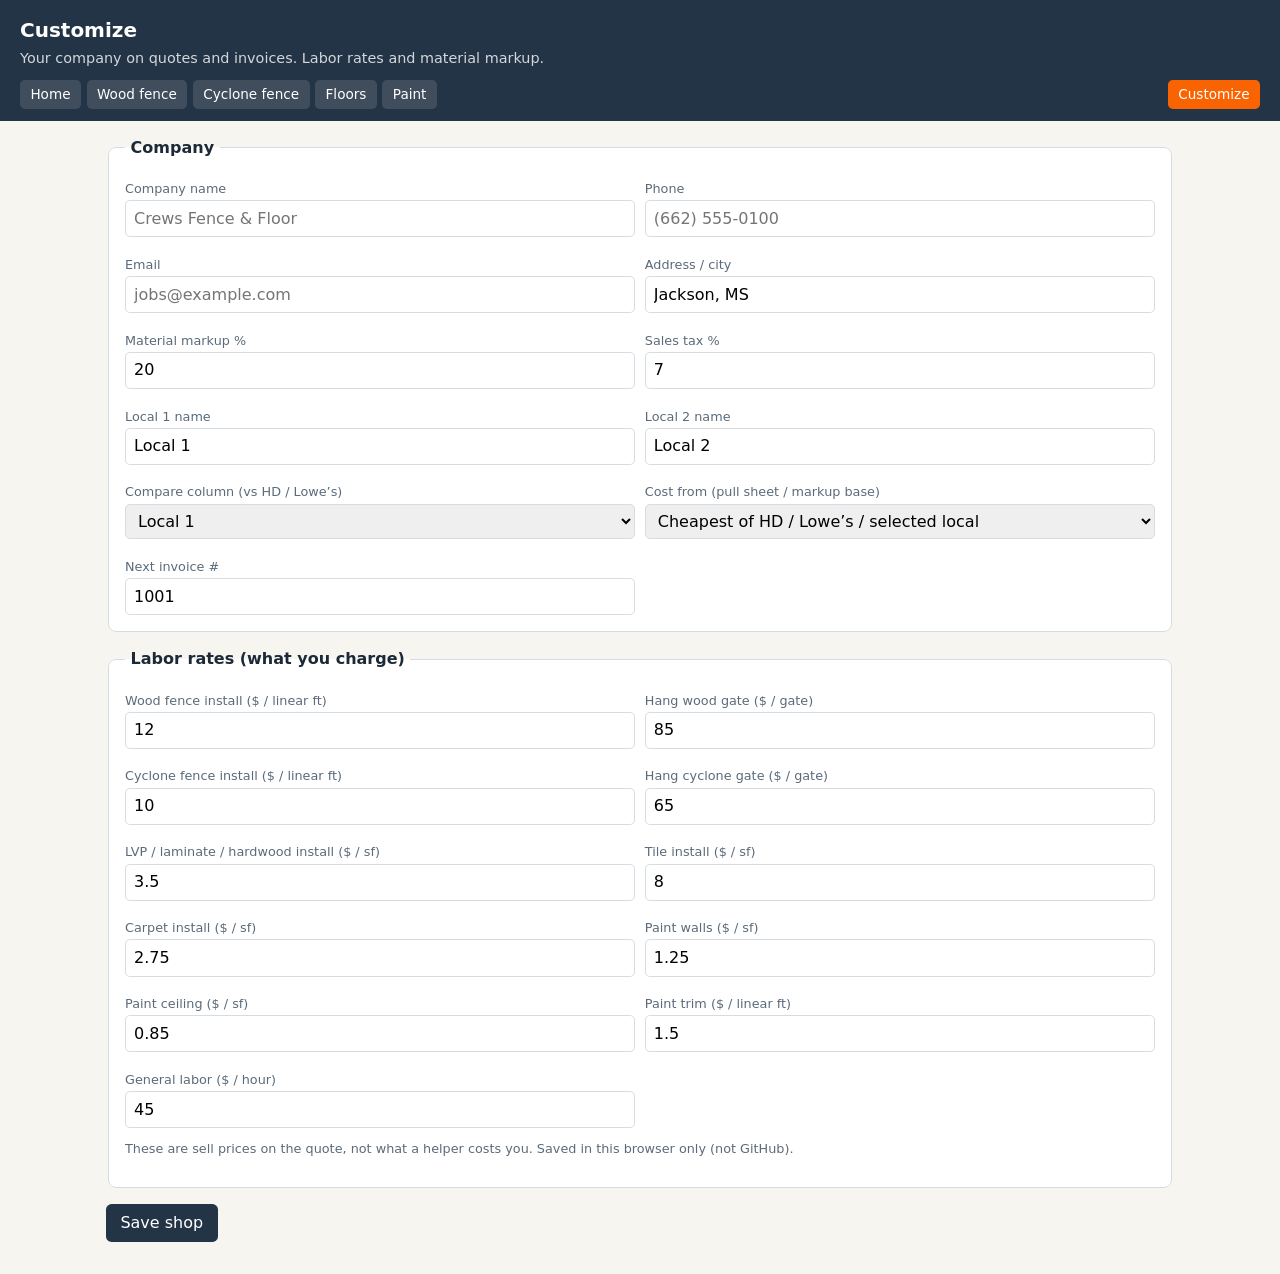
<file: shop.html>
<!DOCTYPE html>
<html lang="en">
<head>
  <meta charset="utf-8">
  <meta name="viewport" content="width=device-width, initial-scale=1">
  <title>Customize — company &amp; labor rates</title>
  <link rel="stylesheet" href="styles.css">
</head>
<body>
  <header>
    <h1>Customize</h1>
    <p>Your company on quotes and invoices. Labor rates and material markup.</p>
    <nav>
      <a href="index.html">Home</a>
      <a href="fence.html">Wood fence</a>
      <a href="chainlink.html">Cyclone fence</a>
      <a href="flooring.html">Floors</a>
      <a href="paint.html">Paint</a>
      <a class="nav-end active" href="shop.html">Customize</a>
    </nav>
  </header>
  <div class="wrap">
    <fieldset>
      <legend>Company</legend>
      <div class="row2">
        <div>
          <label for="company">Company name</label>
          <input id="company" placeholder="Crews Fence &amp; Floor">
        </div>
        <div>
          <label for="phone">Phone</label>
          <input id="phone" placeholder="(662) 555-0100">
        </div>
        <div>
          <label for="email">Email</label>
          <input id="email" placeholder="jobs@example.com">
        </div>
        <div>
          <label for="address">Address / city</label>
          <input id="address" placeholder="Jackson, MS">
        </div>
        <div>
          <label for="markupPct">Material markup %</label>
          <input id="markupPct" type="number" step="1" value="20">
        </div>
        <div>
          <label for="taxPct">Sales tax %</label>
          <input id="taxPct" type="number" step="0.01" value="7">
        </div>
        <div>
          <label for="local1Name">Local 1 name</label>
          <input id="local1Name" placeholder="Local mill">
        </div>
        <div>
          <label for="local2Name">Local 2 name</label>
          <input id="local2Name" placeholder="Fence shop">
        </div>
        <div>
          <label for="compareLocal">Compare column (vs HD / Lowe’s)</label>
          <select id="compareLocal">
            <option value="l1">Local 1</option>
            <option value="l2">Local 2</option>
          </select>
        </div>
        <div>
          <label for="costStore">Cost from (pull sheet / markup base)</label>
          <select id="costStore">
            <option value="best">Cheapest of HD / Lowe’s / selected local</option>
            <option value="hd">Home Depot</option>
            <option value="lw">Lowe’s</option>
            <option value="l1">Local 1</option>
            <option value="l2">Local 2</option>
          </select>
        </div>
        <div>
          <label for="nextInvoice">Next invoice #</label>
          <input id="nextInvoice" type="number" value="1001">
        </div>
      </div>
    </fieldset>
    <fieldset style="margin-top:1rem">
      <legend>Labor rates (what you charge)</legend>
      <div class="row2">
        <div>
          <label for="fenceLf">Wood fence install ($ / linear ft)</label>
          <input id="fenceLf" type="number" step="0.25">
        </div>
        <div>
          <label for="fenceGate">Hang wood gate ($ / gate)</label>
          <input id="fenceGate" type="number" step="1">
        </div>
        <div>
          <label for="chainLf">Cyclone fence install ($ / linear ft)</label>
          <input id="chainLf" type="number" step="0.25">
        </div>
        <div>
          <label for="chainGate">Hang cyclone gate ($ / gate)</label>
          <input id="chainGate" type="number" step="1">
        </div>
        <div>
          <label for="floorSf">LVP / laminate / hardwood install ($ / sf)</label>
          <input id="floorSf" type="number" step="0.25">
        </div>
        <div>
          <label for="tileSf">Tile install ($ / sf)</label>
          <input id="tileSf" type="number" step="0.25">
        </div>
        <div>
          <label for="carpetSf">Carpet install ($ / sf)</label>
          <input id="carpetSf" type="number" step="0.25">
        </div>
        <div>
          <label for="paintWallSf">Paint walls ($ / sf)</label>
          <input id="paintWallSf" type="number" step="0.05">
        </div>
        <div>
          <label for="paintCeilSf">Paint ceiling ($ / sf)</label>
          <input id="paintCeilSf" type="number" step="0.05">
        </div>
        <div>
          <label for="paintTrimLf">Paint trim ($ / linear ft)</label>
          <input id="paintTrimLf" type="number" step="0.05">
        </div>
        <div>
          <label for="hourly">General labor ($ / hour)</label>
          <input id="hourly" type="number" step="1">
        </div>
      </div>
      <p class="hint">These are sell prices on the quote, not what a helper costs you. Saved in this browser only (not GitHub).</p>
    </fieldset>
    <div class="actions">
      <button type="button" id="save">Save shop</button>
      <span class="hint" id="saved"></span>
    </div>
  </div>
  <script src="common.js"></script>
  <script src="shop.js"></script>
  <script>
    var ids = ['company','phone','email','address','markupPct','taxPct','costStore','compareLocal','local1Name','local2Name','nextInvoice',
      'fenceLf','fenceGate','chainLf','chainGate','floorSf','tileSf','carpetSf','paintWallSf','paintCeilSf','paintTrimLf','hourly'];
    function fill() {
      var s = HJ.loadShop();
      ids.forEach(function (id) {
        var el = document.getElementById(id);
        if (!el) return;
        if (s.labor && s.labor[id] !== undefined) el.value = s.labor[id];
        else if (s[id] !== undefined) el.value = s[id];
      });
      var cs = document.getElementById('costStore');
      if (cs && cs.value === 'ml') cs.value = s.compareLocal === 'l2' ? 'l2' : 'l1';
    }
    function collect() {
      var s = HJ.loadShop();
      ['company','phone','email','address','costStore','compareLocal','local1Name','local2Name'].forEach(function (id) { s[id] = document.getElementById(id).value; });
      s.markupPct = parseFloat(document.getElementById('markupPct').value) || 0;
      s.taxPct = parseFloat(document.getElementById('taxPct').value) || 0;
      s.nextInvoice = parseInt(document.getElementById('nextInvoice').value, 10) || 1001;
      ['fenceLf','fenceGate','chainLf','chainGate','floorSf','tileSf','carpetSf','paintWallSf','paintCeilSf','paintTrimLf','hourly'].forEach(function (id) {
        s.labor[id] = parseFloat(document.getElementById(id).value) || 0;
      });
      return s;
    }
    document.getElementById('save').addEventListener('click', function () {
      HJ.saveShop(collect());
      document.getElementById('saved').textContent = 'Saved ' + new Date().toLocaleTimeString();
    });
    fill();
  </script>
</body>
</html>
</file>
<file: styles.css>
:root {
  --ink: #1c2a38;
  --muted: #5b6b7a;
  --line: #d5dde4;
  --hd: #f96302;
  --lowes: #0471af;
  --mill: #2e7d32;
  --paper: #f7f5f0;
}
* { box-sizing: border-box; }
body {
  margin: 0;
  font: 16px/1.4 "Segoe UI", system-ui, sans-serif;
  color: var(--ink);
  background: var(--paper);
}
header {
  background: #243447;
  color: #fff;
  padding: 1rem 1.25rem 0;
}
header h1 { margin: 0; font-size: 1.25rem; font-weight: 650; }
header p { margin: .25rem 0 .75rem; opacity: .8; font-size: .9rem; }
nav {
  display: flex;
  flex-wrap: wrap;
  gap: .35rem;
  padding-bottom: .75rem;
}
nav a {
  color: #fff;
  text-decoration: none;
  font-size: .85rem;
  padding: .3rem .65rem;
  border-radius: .3rem;
  background: rgba(255,255,255,.12);
}
nav a:hover, nav a.active { background: #f96302; }
nav a.nav-end { margin-left: auto; }
.wrap { max-width: 1100px; margin: 0 auto; padding: 1rem; }
.grid {
  display: grid;
  grid-template-columns: 1fr 1fr;
  gap: 1rem;
}
@media (max-width: 800px) { .grid { grid-template-columns: 1fr; } }
fieldset {
  border: 1px solid var(--line);
  background: #fff;
  border-radius: .5rem;
  padding: .75rem 1rem 1rem;
}
legend { font-weight: 650; padding: 0 .35rem; }
label { display: block; font-size: .8rem; color: var(--muted); margin: .55rem 0 .15rem; }
input, select, textarea {
  width: 100%;
  padding: .4rem .5rem;
  border: 1px solid var(--line);
  border-radius: .3rem;
  font: inherit;
}
.row2 { display: grid; grid-template-columns: 1fr 1fr; gap: .6rem; }
.row3 { display: grid; grid-template-columns: 1fr 1fr 1fr; gap: .5rem; }
.hint { font-size: .8rem; color: var(--muted); margin-top: .75rem; }
table { width: 100%; border-collapse: collapse; background: #fff; }
th, td { border-bottom: 1px solid var(--line); padding: .45rem .5rem; text-align: left; font-size: .92rem; vertical-align: top; }
th { background: #eef2f6; font-size: .75rem; text-transform: uppercase; letter-spacing: .04em; }
td.num, th.num { text-align: right; white-space: nowrap; }
.col-hd { color: var(--hd); }
.col-lw { color: var(--lowes); }
.col-ml { color: var(--mill); }
input.price { width: 5.5rem; text-align: right; padding: .2rem .3rem; }
.totals { display: flex; gap: 1rem; flex-wrap: wrap; margin: 1rem 0; }
.tot {
  flex: 1;
  min-width: 10rem;
  background: #fff;
  border: 1px solid var(--line);
  border-radius: .5rem;
  padding: .75rem 1rem;
}
.tot b { display: block; font-size: 1.35rem; }
.tot.hd b { color: var(--hd); }
.tot.lw b { color: var(--lowes); }
.tot.ml b { color: var(--mill); }
.win { font-weight: 700; }
.actions { display: flex; gap: .5rem; flex-wrap: wrap; margin: 1rem 0; }
button, .btn {
  background: #243447;
  color: #fff;
  border: 0;
  border-radius: .35rem;
  padding: .5rem .9rem;
  font: inherit;
  cursor: pointer;
}
button.ghost { background: #fff; color: var(--ink); border: 1px solid var(--line); }
.notes { white-space: pre-wrap; background: #fff; border: 1px dashed var(--line); padding: .75rem 1rem; border-radius: .5rem; font-size: .9rem; }
.cards { display: grid; grid-template-columns: repeat(auto-fill, minmax(220px, 1fr)); gap: 1rem; }
.card {
  display: block;
  background: #fff;
  border: 1px solid var(--line);
  border-radius: .5rem;
  padding: 1rem;
  text-decoration: none;
  color: inherit;
}
.card h2 { margin: 0 0 .35rem; font-size: 1.05rem; }
.card p { margin: 0; color: var(--muted); font-size: .9rem; }
.room {
  border: 1px solid var(--line);
  border-radius: .4rem;
  padding: .6rem;
  margin-top: .6rem;
  background: #fafafa;
}
.room h3 { margin: 0 0 .4rem; font-size: .95rem; display: flex; justify-content: space-between; }
footer { color: var(--muted); font-size: .8rem; margin: 1.5rem 0; }
.tabs { display: flex; gap: .35rem; flex-wrap: wrap; margin: 1.25rem 0 .5rem; }
.tabs button.active { background: #f96302; }
.doc {
  background: #fff;
  border: 1px solid var(--line);
  border-radius: .5rem;
  padding: 1.25rem 1.5rem;
  margin-bottom: 1rem;
}
.doc-head { display: flex; justify-content: space-between; gap: 1rem; flex-wrap: wrap; border-bottom: 3px solid #243447; padding-bottom: .75rem; margin-bottom: 1rem; }
.doc-head h2 { margin: 0 0 .2rem; font-size: 1.4rem; }
.doc-meta { font-size: .9rem; color: var(--muted); }
.doc-parties { display: grid; grid-template-columns: 1fr 1fr; gap: 1rem; margin-bottom: 1rem; }
.doc table { margin: .5rem 0; }
.doc .sum { width: 16rem; margin-left: auto; }
.doc .sum td { border: 0; padding: .2rem 0; }
.doc .grand { font-size: 1.15rem; font-weight: 700; }
.panel { display: none; }
.panel.show { display: block; }
@media print {
  header, .no-print, footer, nav, .tabs, #priceAsOf { display: none !important; }
  body { background: #fff; }
  fieldset { break-inside: avoid; }
  body.print-pull #docsRoot, body.print-quote #list, body.print-invoice #list,
  body.print-quote #totals, body.print-invoice #totals, body.print-quote #notes, body.print-invoice #notes { display: none !important; }
  body.print-pull .doc-quote, body.print-pull .doc-invoice { display: none !important; }
  body.print-quote .doc-pull, body.print-quote .doc-invoice { display: none !important; }
  body.print-invoice .doc-pull, body.print-invoice .doc-quote { display: none !important; }
  .doc { border: 0; }
}
</file>
